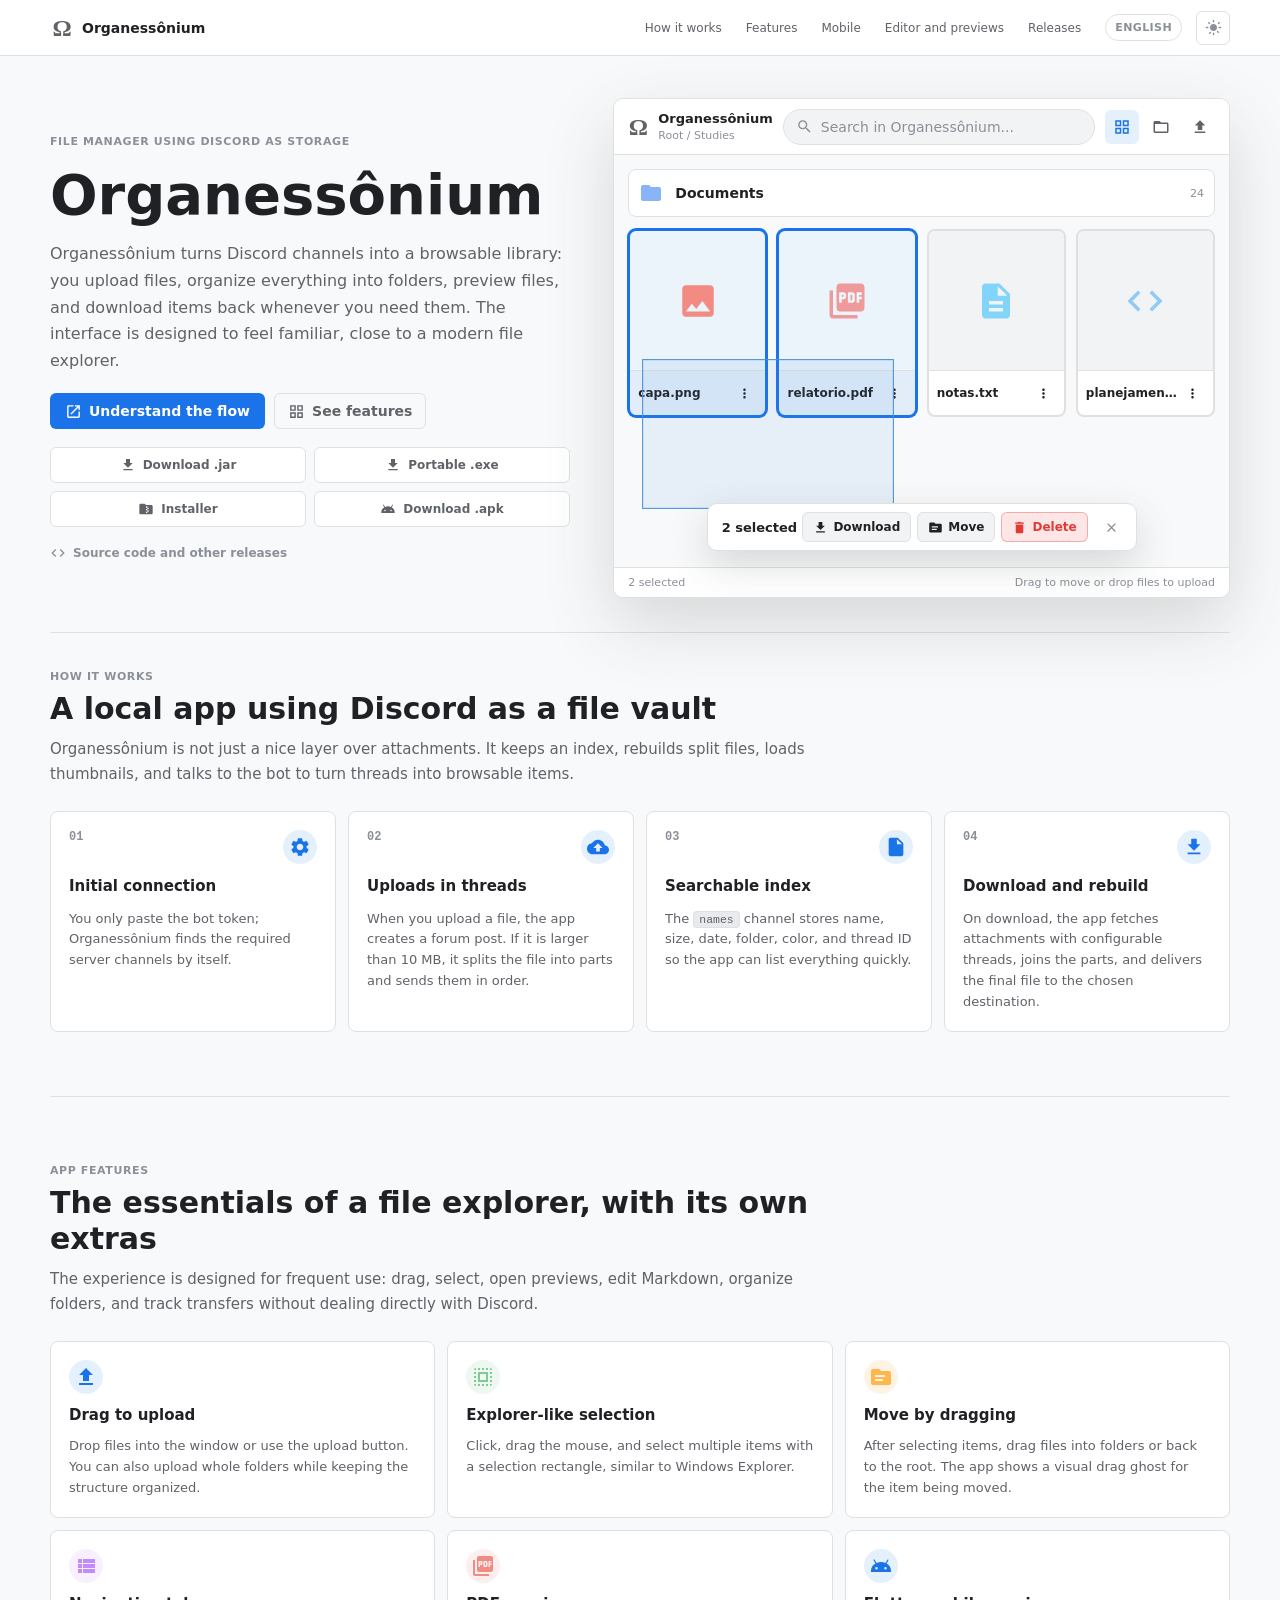
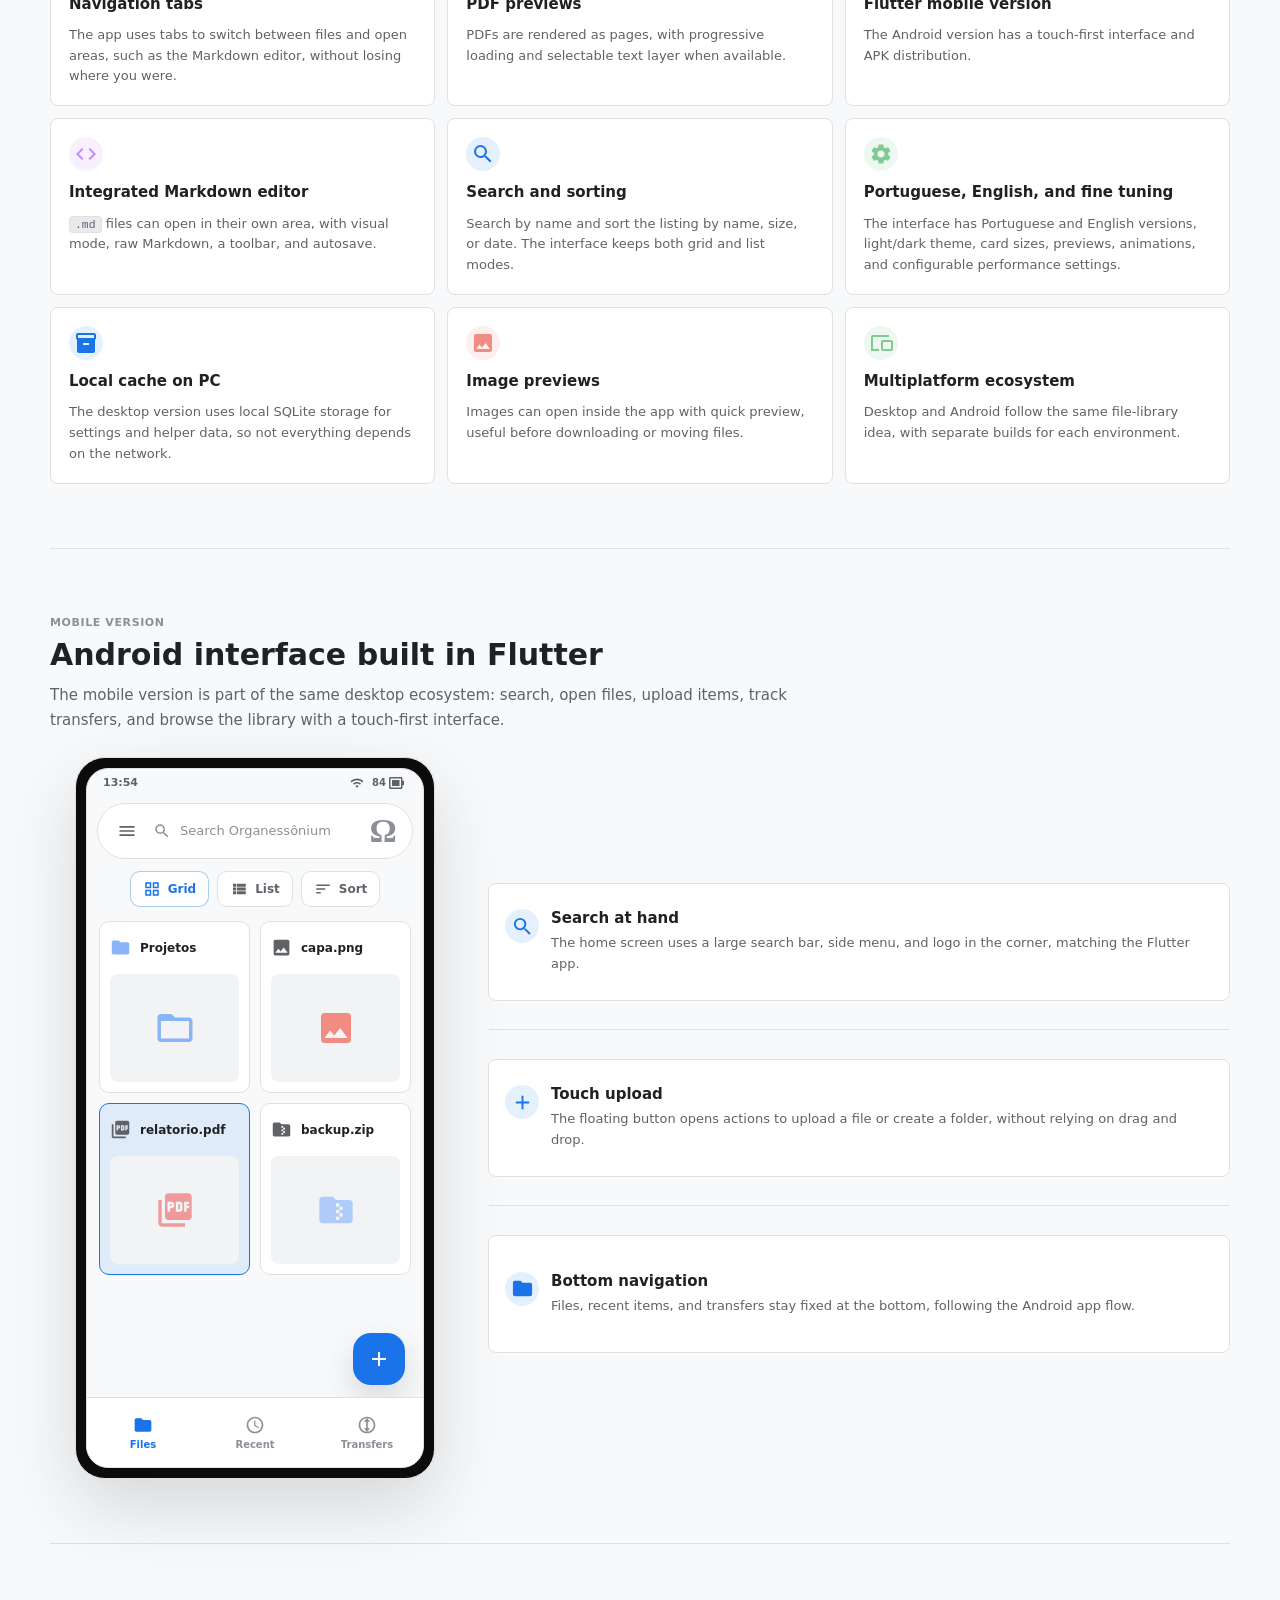
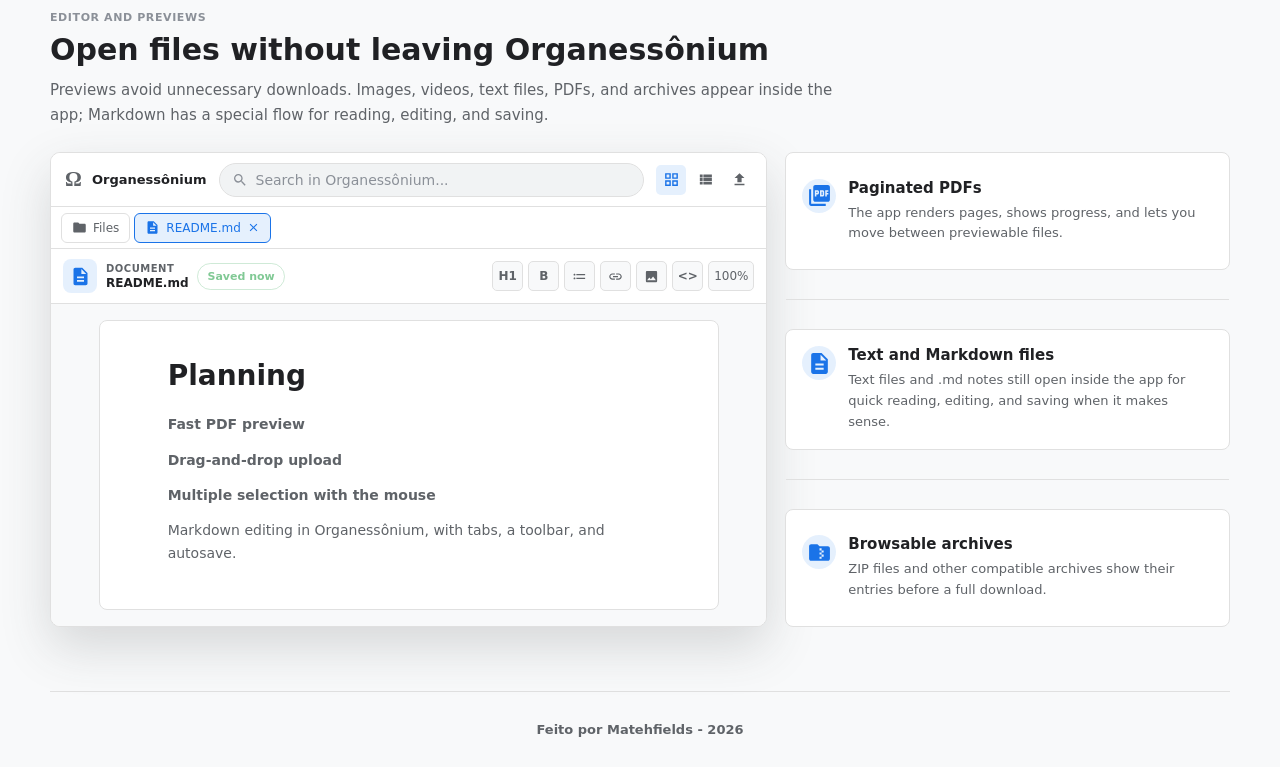
<file: index.html>
<!DOCTYPE html>
<html lang="pt-BR" data-theme="dark">
<head>
    <meta charset="UTF-8"/>
    <meta name="viewport" content="width=device-width, initial-scale=1"/>
    <title>Organessônium | Site oficial</title>
    <link rel="icon" type="image/png" href="images/logo.png"/>
    <link rel="stylesheet" href="css/style.css"/>
</head>
<body data-page="home">
<header class="site-topbar">
    <a class="site-brand" href="#inicio" aria-label="Organessônium">
        <span class="logo-omega">Ω</span>
        <span>Organessônium</span>
    </a>
    <nav class="site-nav" aria-label="Seções do site" data-i18n-attr="aria-label:navLabel">
        <a href="#funcionamento" data-i18n="navFlow">Funcionamento</a>
        <a href="#recursos" data-i18n="navFeatures">Recursos</a>
        <a href="#mobile" data-i18n="navMobile">Mobile</a>
        <a href="#editor" data-i18n="navEditor">Editor e prévias</a>
        <a href="releases.html" data-i18n="navReleases">Releases</a>
    </nav>
    <button id="language-toggle" class="language-toggle" type="button" aria-label="Alternar idioma">
        <span data-i18n="languageButton">Português</span>
    </button>
    <button id="theme-toggle" class="theme-toggle-button" type="button" aria-label="Alternar tema" title="Alternar tema">
        <span data-icon="dark_mode" data-size="17"></span>
    </button>
</header>

<main id="inicio">
    <section class="hero-section" aria-labelledby="hero-title">
        <div class="hero-copy">
            <span class="eyebrow" data-i18n="heroEyebrow">Gerenciador de arquivos com Discord como armazenamento</span>
            <h1 id="hero-title">Organessônium</h1>
            <p class="hero-lede" data-i18n="heroLead">
                O Organessônium transforma canais do Discord em uma biblioteca navegável: você envia arquivos,
                organiza tudo em pastas, pré-visualiza arquivos e baixa os itens de volta quando precisar.
                A interface foi feita para parecer familiar, próxima de um explorador de arquivos moderno.
            </p>
            <div class="hero-actions">
                <a class="btn-primary" href="#funcionamento">
                    <span data-icon="open_in_new" data-size="17"></span>
                    <span data-i18n="heroPrimary">Entender o fluxo</span>
                </a>
                <a class="btn-secondary" href="#recursos">
                    <span data-icon="grid_view" data-size="17"></span>
                    <span data-i18n="heroSecondary">Ver recursos</span>
                </a>
            </div>
            <div class="download-actions" aria-label="Downloads" data-i18n-attr="aria-label:downloadLabel">
                <a href="https://github.com/Matehfields/Organessonium/releases/latest/download/Organessonium.jar" download>
                    <span data-icon="download" data-size="16"></span>
                    <span data-i18n="downloadJar">Download .jar</span>
                </a>
                <a href="https://github.com/Matehfields/Organessonium/releases/latest/download/Organessonium.exe" download>
                    <span data-icon="download" data-size="16"></span>
                    <span data-i18n="downloadExe">.exe portátil</span>
                </a>
                <a href="https://github.com/Matehfields/Organessonium/releases/latest/download/Organessonium-installer.exe" download>
                    <span data-icon="folder_zip" data-size="16"></span>
                    <span data-i18n="downloadInstaller">Instalador</span>
                </a>
                <a href="https://github.com/Matehfields/Organessonium/releases/latest/download/Organessonium.apk" download>
                    <span data-icon="android" data-size="16"></span>
                    <span data-i18n="downloadApk">Download .apk</span>
                </a>
            </div>
            <a class="download-more-link" href="releases.html">
                <span data-icon="code" data-size="16"></span>
                <span data-i18n="releaseMoreLink">Código fonte e outros releases</span>
            </a>
        </div>

        <div class="site-product-shot" aria-label="Prévia simplificada da interface do Organessônium" data-i18n-attr="aria-label:mockLabel">
            <div class="site-mock-topbar">
                <div class="site-mock-brand">
                    <span class="logo-omega">Ω</span>
                    <div>
                        <strong>Organessônium</strong>
                        <span data-i18n="mockPath">Raiz / Estudos</span>
                    </div>
                </div>
                <div class="site-mock-search">
                    <span data-icon="search" data-size="17"></span>
                    <span data-i18n="mockSearch">Pesquisar em Organessônium...</span>
                </div>
                <div class="site-mock-actions">
                    <span data-icon="grid_view" data-size="18"></span>
                    <span data-icon="folder_open" data-size="18"></span>
                    <span data-icon="upload" data-size="18"></span>
                </div>
            </div>
            <div class="site-mock-body">
                <div class="site-folder-chip" style="--folder-color:#8AB4F8">
                    <span data-icon="folder" data-size="24"></span>
                    <span data-i18n="mockFolder">Documentos</span>
                    <small>24</small>
                </div>
                <div class="site-selection-box" aria-hidden="true"></div>
                <div class="site-file-grid">
                    <article class="site-file-tile site-selected">
                        <div class="site-tile-icon site-image-icon"><span data-icon="image" data-size="42"></span></div>
                        <footer><span>capa.png</span><span data-icon="more_vert" data-size="15"></span></footer>
                    </article>
                    <article class="site-file-tile site-selected">
                        <div class="site-tile-icon site-pdf-icon"><span data-icon="picture_as_pdf" data-size="42"></span></div>
                        <footer><span>relatorio.pdf</span><span data-icon="more_vert" data-size="15"></span></footer>
                    </article>
                    <article class="site-file-tile">
                        <div class="site-tile-icon site-doc-icon"><span data-icon="description" data-size="42"></span></div>
                        <footer><span>notas.txt</span><span data-icon="more_vert" data-size="15"></span></footer>
                    </article>
                    <article class="site-file-tile">
                        <div class="site-tile-icon site-code-icon"><span data-icon="code" data-size="42"></span></div>
                        <footer><span>planejamento.md</span><span data-icon="more_vert" data-size="15"></span></footer>
                    </article>
                </div>
                <div class="site-selection-bar" aria-label="Barra de seleção">
                    <span class="site-selection-count" data-i18n="mockSelected">2 selecionados</span>
                    <div class="site-selection-actions">
                        <button type="button"><span data-icon="download" data-size="15"></span><span data-i18n="mockDownload">Baixar</span></button>
                        <button type="button"><span data-icon="drive_file_move" data-size="15"></span><span data-i18n="mockMove">Mover</span></button>
                        <button class="site-danger" type="button"><span data-icon="delete" data-size="15"></span><span data-i18n="mockDelete">Apagar</span></button>
                    </div>
                    <button class="site-selection-close" type="button" aria-label="Limpar seleção" data-i18n-attr="aria-label:mockClear"><span data-icon="close" data-size="15"></span></button>
                </div>
            </div>
            <div class="site-mock-status">
                <span data-i18n="mockStatusLeft">2 selecionados</span>
                <span data-i18n="mockStatusRight">Arraste para mover ou solte arquivos para enviar</span>
            </div>
        </div>
    </section>

    <section id="funcionamento" class="content-band" aria-labelledby="flow-title">
        <div class="section-heading">
            <span class="eyebrow" data-i18n="flowEyebrow">Como funciona</span>
            <h2 id="flow-title" data-i18n="flowTitle">Um app local usando o Discord como cofre de arquivos</h2>
            <p data-i18n="flowLead">
                O Organessônium não é só uma tela bonita em cima de anexos. Ele mantém um índice, reconstrói
                arquivos divididos, carrega miniaturas e conversa com o bot para transformar threads em itens navegáveis.
            </p>
        </div>
        <div class="flow-grid">
            <article class="flow-step">
                <span class="step-number">01</span>
                <span class="step-icon" data-icon="settings" data-size="22"></span>
                <h3 data-i18n="flow1Title">Conexão inicial</h3>
                <p data-i18n="flow1Text">Você cola apenas o token do bot; o Organessônium encontra sozinho os canais necessários no servidor.</p>
            </article>
            <article class="flow-step">
                <span class="step-number">02</span>
                <span class="step-icon" data-icon="cloud_upload" data-size="22"></span>
                <h3 data-i18n="flow2Title">Upload em threads</h3>
                <p data-i18n="flow2Text">Ao enviar um arquivo, o app cria uma publicação no fórum. Se passar de 10 MB, ele divide em partes e envia em sequência.</p>
            </article>
            <article class="flow-step">
                <span class="step-number">03</span>
                <span class="step-icon" data-icon="insert_drive_file" data-size="22"></span>
                <h3 data-i18n="flow3Title">Índice pesquisável</h3>
                <p data-i18n-html="flow3Text">O canal <code>names</code> guarda nome, tamanho, data, pasta, cor e ID da thread para o app listar tudo rapidamente.</p>
            </article>
            <article class="flow-step">
                <span class="step-number">04</span>
                <span class="step-icon" data-icon="download" data-size="22"></span>
                <h3 data-i18n="flow4Title">Download e remontagem</h3>
                <p data-i18n="flow4Text">Na volta, o app baixa os anexos com threads configuráveis, junta as partes e entrega o arquivo final no destino escolhido.</p>
            </article>
        </div>
    </section>

    <section id="recursos" class="content-band" aria-labelledby="features-title">
        <div class="section-heading">
            <span class="eyebrow" data-i18n="featuresEyebrow">Recursos do app</span>
            <h2 id="features-title" data-i18n="featuresTitle">O essencial de um explorador de arquivos, com extras próprios</h2>
            <p data-i18n="featuresLead">
                A experiência foi pensada para uso frequente: arrastar, selecionar, abrir prévias, editar Markdown,
                organizar pastas e acompanhar transferências sem precisar lidar diretamente com o Discord.
            </p>
        </div>
        <div class="feature-grid">
            <article class="feature-card">
                <span class="feature-icon" data-icon="upload" data-size="24"></span>
                <h3 data-i18n="featureUploadTitle">Arraste para enviar</h3>
                <p data-i18n="featureUploadText">Solte arquivos na janela ou use o botão de upload. Também dá para enviar pastas inteiras e manter a estrutura organizada.</p>
            </article>
            <article class="feature-card">
                <span class="feature-icon green" data-icon="select_all" data-size="24"></span>
                <h3 data-i18n="featureSelectTitle">Seleção como no Explorer</h3>
                <p data-i18n="featureSelectText">Clique, arraste o mouse e marque vários itens com um retângulo de seleção, parecido com o Windows Explorer.</p>
            </article>
            <article class="feature-card">
                <span class="feature-icon amber" data-icon="drive_file_move" data-size="24"></span>
                <h3 data-i18n="featureMoveTitle">Mover por arrasto</h3>
                <p data-i18n="featureMoveText">Depois de selecionar, arraste arquivos para pastas ou para a raiz. O app mostra um fantasma visual do item sendo movido.</p>
            </article>
            <article class="feature-card">
                <span class="feature-icon purple" data-icon="view_list" data-size="24"></span>
                <h3 data-i18n="featureTabsTitle">Abas de navegação</h3>
                <p data-i18n="featureTabsText">O app usa abas para alternar entre arquivos e áreas abertas, como o editor Markdown, sem perder o ponto onde você estava.</p>
            </article>
            <article class="feature-card">
                <span class="feature-icon coral" data-icon="picture_as_pdf" data-size="24"></span>
                <h3 data-i18n="featurePdfTitle">Prévia de PDFs</h3>
                <p data-i18n="featurePdfText">PDFs são renderizados em páginas, com carregamento progressivo e camada de texto selecionável quando disponível.</p>
            </article>
            <article class="feature-card">
                <span class="feature-icon" data-icon="android" data-size="24"></span>
                <h3 data-i18n="featureMobileTitle">Versão mobile Flutter</h3>
                <p data-i18n="featureMobileText">A versão Android tem interface pensada para toque e distribuição por APK.</p>
            </article>
            <article class="feature-card">
                <span class="feature-icon purple" data-icon="code" data-size="24"></span>
                <h3 data-i18n="featureMarkdownTitle">Editor Markdown integrado</h3>
                <p data-i18n-html="featureMarkdownText">Arquivos <code>.md</code> podem ser abertos em uma área própria, com modo visual, Markdown puro, toolbar e salvamento automático.</p>
            </article>
            <article class="feature-card">
                <span class="feature-icon" data-icon="search" data-size="24"></span>
                <h3 data-i18n="featureSearchTitle">Busca e ordenação</h3>
                <p data-i18n="featureSearchText">Pesquise por nome e alterne a listagem por nome, tamanho ou data. A interface mantém modos de grade e lista.</p>
            </article>
            <article class="feature-card">
                <span class="feature-icon green" data-icon="settings" data-size="24"></span>
                <h3 data-i18n="featureLanguageTitle">Português, inglês e ajustes finos</h3>
                <p data-i18n="featureLanguageText">A interface tem versões em português e inglês, tema claro/escuro, tamanho de cards, prévias, animações e desempenho configuráveis.</p>
            </article>
            <article class="feature-card">
                <span class="feature-icon" data-icon="inventory_2" data-size="24"></span>
                <h3 data-i18n="featureCacheTitle">Cache local no PC</h3>
                <p data-i18n="featureCacheText">A versão desktop usa SQLite local para guardar configurações e dados auxiliares sem depender da rede para tudo.</p>
            </article>
            <article class="feature-card">
                <span class="feature-icon coral" data-icon="image" data-size="24"></span>
                <h3 data-i18n="featureImagePreviewTitle">Prévia de imagens</h3>
                <p data-i18n="featureImagePreviewText">Imagens podem ser abertas no app com visualização rápida, útil para conferir arquivos antes de baixar ou mover.</p>
            </article>
            <article class="feature-card">
                <span class="feature-icon green" data-icon="devices" data-size="24"></span>
                <h3 data-i18n="featureEcosystemTitle">Ecossistema multiplataforma</h3>
                <p data-i18n="featureEcosystemText">Desktop e Android seguem a mesma biblioteca de arquivos, com versões separadas para cada ambiente.</p>
            </article>
        </div>
    </section>

    <section id="mobile" class="content-band mobile-band" aria-labelledby="mobile-title">
        <div class="section-heading">
            <span class="eyebrow" data-i18n="mobileEyebrow">Versão mobile</span>
            <h2 id="mobile-title" data-i18n="mobileTitle">Interface Android feita em Flutter</h2>
            <p data-i18n="mobileLead">
                A versão mobile faz parte do mesmo ecossistema do desktop: buscar, abrir arquivos,
                enviar itens, acompanhar transferências e navegar pela biblioteca com interface própria para toque.
            </p>
        </div>

        <div class="site-mobile-layout">
            <div class="site-phone-shot" aria-label="Prévia da interface mobile do Organessônium" data-i18n-attr="aria-label:mobileMockLabel">
                <div class="site-phone-device">
                    <div class="site-phone-screen">
                        <div class="site-phone-status">
                            <span>13:54</span>
                            <span class="site-phone-system">
                                <span data-icon="wifi" data-size="14"></span>
                                <span class="site-phone-battery">
                                    <span>84</span>
                                    <span data-icon="battery_full" data-size="18"></span>
                                </span>
                            </span>
                        </div>
                        <div class="site-phone-searchbar">
                            <span class="site-phone-menu" data-icon="menu" data-size="20"></span>
                            <div>
                                <span data-icon="search" data-size="18"></span>
                                <span data-i18n="mobileSearch">Pesquisar no Organessônium</span>
                            </div>
                            <span class="logo-omega">Ω</span>
                        </div>
                        <div class="site-phone-controls" aria-label="Modos de visualizacao" data-i18n-attr="aria-label:mobileControlsLabel">
                            <button class="active" type="button">
                                <span data-icon="grid_view" data-size="18"></span>
                                <span data-i18n="mobileViewGrid">Grade</span>
                            </button>
                            <button type="button">
                                <span data-icon="view_list" data-size="18"></span>
                                <span data-i18n="mobileViewList">Lista</span>
                            </button>
                            <button type="button">
                                <span data-icon="sort" data-size="18"></span>
                                <span data-i18n="mobileSort">Ordenar</span>
                            </button>
                        </div>
                        <div class="site-phone-grid">
                            <article class="site-phone-card site-phone-folder">
                                <div class="site-phone-card-head">
                                    <span data-icon="folder" data-size="21"></span>
                                    <strong>Projetos</strong>
                                </div>
                                <div class="site-phone-thumb">
                                    <span data-icon="folder_open" data-size="42"></span>
                                </div>
                            </article>
                            <article class="site-phone-card">
                                <div class="site-phone-card-head">
                                    <span data-icon="image" data-size="21"></span>
                                    <strong>capa.png</strong>
                                </div>
                                <div class="site-phone-thumb image">
                                    <span data-icon="image" data-size="40"></span>
                                </div>
                            </article>
                            <article class="site-phone-card selected">
                                <div class="site-phone-card-head">
                                    <span data-icon="picture_as_pdf" data-size="21"></span>
                                    <strong>relatorio.pdf</strong>
                                </div>
                                <div class="site-phone-thumb pdf">
                                    <span data-icon="picture_as_pdf" data-size="40"></span>
                                </div>
                            </article>
                            <article class="site-phone-card">
                                <div class="site-phone-card-head">
                                    <span data-icon="folder_zip" data-size="21"></span>
                                    <strong>backup.zip</strong>
                                </div>
                                <div class="site-phone-thumb zip">
                                    <span data-icon="folder_zip" data-size="40"></span>
                                </div>
                            </article>
                        </div>
                        <div class="site-phone-fab" aria-hidden="true">
                            <span data-icon="add" data-size="24"></span>
                        </div>
                        <div class="site-phone-nav">
                            <span class="active"><span data-icon="folder" data-size="20"></span><small data-i18n="mobileNavFiles">Arquivos</small></span>
                            <span><span data-icon="schedule" data-size="20"></span><small data-i18n="mobileNavRecent">Recentes</small></span>
                            <span><span data-icon="swap_vert_circle" data-size="20"></span><small data-i18n="mobileNavTransfers">Transferências</small></span>
                        </div>
                    </div>
                </div>
            </div>
            <div class="site-mobile-notes">
                <article>
                    <span data-icon="search" data-size="23"></span>
                    <div>
                        <h3 data-i18n="mobileNoteSearchTitle">Busca na mão</h3>
                        <p data-i18n="mobileNoteSearchText">A tela inicial usa uma barra grande de pesquisa, menu lateral e logo no canto, como no app Flutter.</p>
                    </div>
                </article>
                <article>
                    <span data-icon="add" data-size="23"></span>
                    <div>
                        <h3 data-i18n="mobileNoteUploadTitle">Upload por toque</h3>
                        <p data-i18n="mobileNoteUploadText">O botão flutuante abre as ações de enviar arquivo ou criar pasta, sem depender de arrastar e soltar.</p>
                    </div>
                </article>
                <article>
                    <span data-icon="folder" data-size="23"></span>
                    <div>
                        <h3 data-i18n="mobileNoteNavTitle">Navegação inferior</h3>
                        <p data-i18n="mobileNoteNavText">Arquivos, recentes e transferências ficam fixos na parte de baixo, seguindo o fluxo do aplicativo Android.</p>
                    </div>
                </article>
            </div>
        </div>
    </section>

    <section id="editor" class="content-band editor-band" aria-labelledby="editor-title">
        <div class="section-heading">
            <span class="eyebrow" data-i18n="editorEyebrow">Editor e prévias</span>
            <h2 id="editor-title" data-i18n="editorTitle">Abrir arquivos sem sair do Organessônium</h2>
            <p data-i18n="editorLead">
                As prévias evitam downloads desnecessários. Imagens, vídeos, textos, PDFs e compactados aparecem no próprio app;
                Markdown ganhou um fluxo especial para leitura, edição e salvamento.
            </p>
        </div>
        <div class="site-editor-layout">
            <div class="site-editor-preview">
                <div class="site-editor-appbar">
                    <div class="site-editor-brand">
                        <span class="logo-omega">Ω</span>
                        <strong>Organessônium</strong>
                    </div>
                    <div class="site-editor-search">
                        <span data-icon="search" data-size="16"></span>
                        <span data-i18n="editorSearch">Pesquisar em Organessônium...</span>
                    </div>
                    <div class="site-editor-actions">
                        <span data-icon="grid_view" data-size="17"></span>
                        <span data-icon="view_list" data-size="17"></span>
                        <span data-icon="upload" data-size="17"></span>
                    </div>
                </div>
                <div class="site-editor-tabs">
                    <button type="button"><span data-icon="folder" data-size="15"></span><span data-i18n="editorTabFiles">Arquivos</span></button>
                    <button class="site-tab-active" type="button"><span data-icon="description" data-size="15"></span><span>README.md</span><span data-icon="close" data-size="13"></span></button>
                </div>
                <div class="site-editor-docbar">
                    <div class="site-editor-doc-meta">
                        <span class="site-editor-doc-icon" data-icon="description" data-size="21"></span>
                        <div>
                            <small data-i18n="editorDocumentLabel">Documento</small>
                            <strong>README.md</strong>
                        </div>
                        <span class="site-editor-save" data-i18n="editorSaved">Salvo agora</span>
                    </div>
                    <div class="site-editor-toolbar">
                        <button type="button" aria-label="Título" title="Título" data-i18n-attr="aria-label:editorTitleGroup,title:editorTitleGroup">H1</button>
                        <button type="button" aria-label="Negrito" title="Negrito" data-i18n-attr="aria-label:editorBold,title:editorBold">B</button>
                        <button type="button" aria-label="Lista" title="Lista" data-i18n-attr="aria-label:editorList,title:editorList">
                            <span data-icon="format_list_bulleted" data-size="15"></span>
                        </button>
                        <button type="button" aria-label="Link" title="Link">
                            <span data-icon="link" data-size="15"></span>
                        </button>
                        <button type="button" aria-label="Imagem" title="Imagem" data-i18n-attr="aria-label:editorImage,title:editorImage">
                            <span data-icon="image" data-size="15"></span>
                        </button>
                        <button type="button" aria-label="Código" title="Código" data-i18n-attr="aria-label:editorCode,title:editorCode">&lt;&gt;</button>
                        <span class="site-editor-zoom">100%</span>
                    </div>
                </div>
                <div class="site-editor-workspace">
                    <article class="site-markdown-page">
                        <h3 data-i18n="markdownSampleTitle">Organessônium - WIP</h3>
                        <p><strong data-i18n="markdownSampleItem1">Prévia rápida de PDF</strong></p>
                        <p><strong data-i18n="markdownSampleItem2">Upload por arrastar e soltar</strong></p>
                        <p><strong data-i18n="markdownSampleItem3">Seleção múltipla com o mouse</strong></p>
                        <p data-i18n="markdownSampleBody">Editor de Markdown no Organessônium, com abas, toolbar e salvamento automático.</p>
                    </article>
                </div>
            </div>
            <div class="site-preview-list">
                <article>
                    <span data-icon="picture_as_pdf" data-size="25"></span>
                    <div>
                        <h3 data-i18n="previewPdfTitle">PDFs paginados</h3>
                        <p data-i18n="previewPdfText">O app renderiza páginas, mostra progresso e permite alternar entre arquivos pré-visualizáveis.</p>
                    </div>
                </article>
                <article>
                    <span data-icon="description" data-size="25"></span>
                    <div>
                        <h3 data-i18n="previewTextTitle">Textos e Markdown</h3>
                        <p data-i18n="previewTextText">Arquivos de texto e .md continuam abrindo no app para leitura rápida, edição e salvamento quando fizer sentido.</p>
                    </div>
                </article>
                <article>
                    <span data-icon="folder_zip" data-size="25"></span>
                    <div>
                        <h3 data-i18n="previewArchiveTitle">Compactados listáveis</h3>
                        <p data-i18n="previewArchiveText">Arquivos ZIP e outros compactados compatíveis mostram uma lista de entradas antes do download completo.</p>
                    </div>
                </article>
            </div>
        </div>
    </section>
</main>

<footer class="site-footer">
    <span>Feito por Matehfields - 2026</span>
</footer>

<script src="js/icons.js"></script>
<script src="js/script.js"></script>
</body>
</html>
</file>
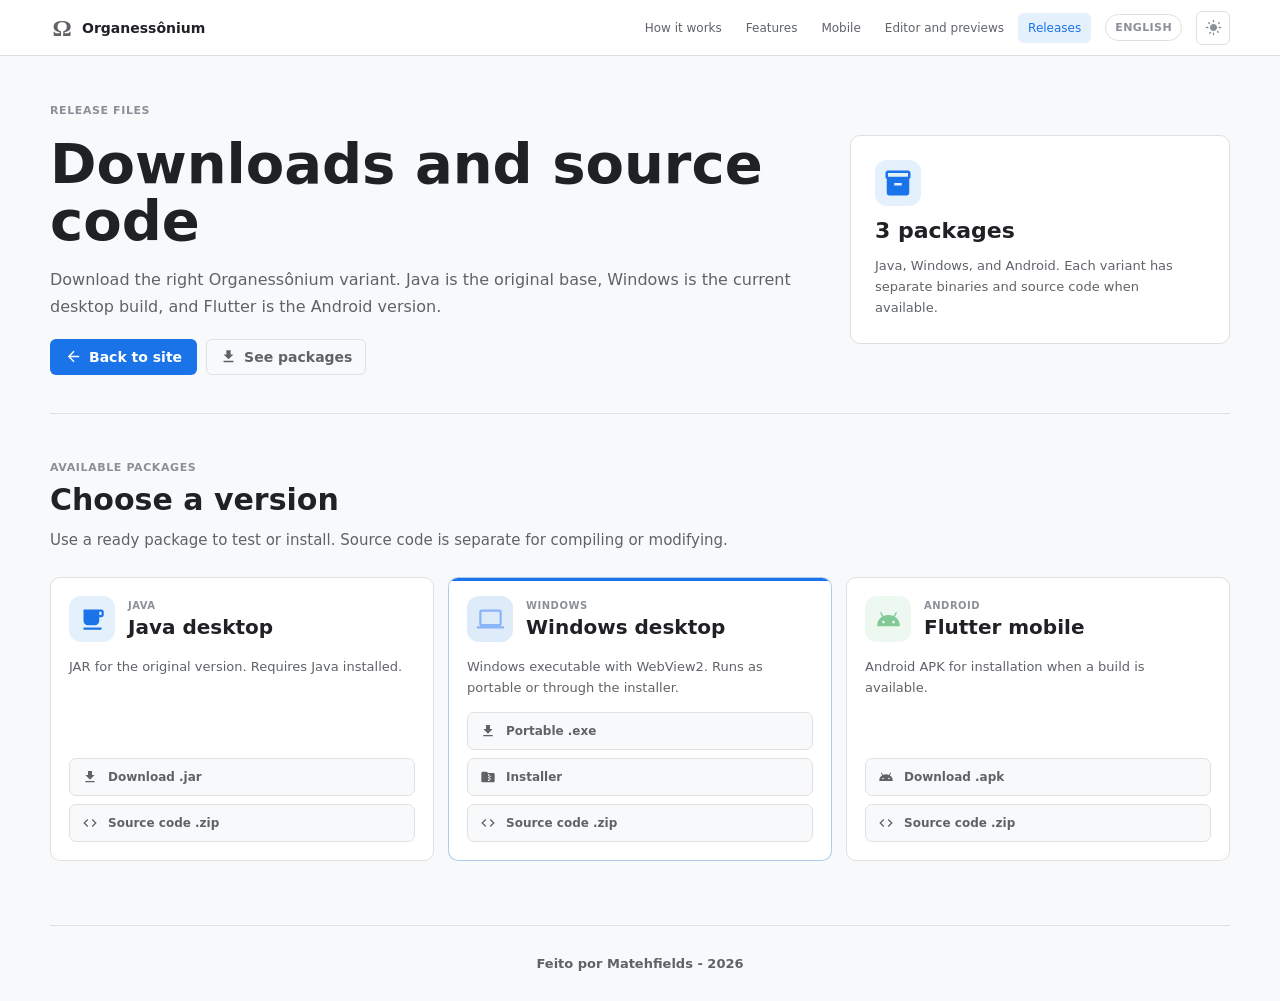
<file: releases.html>
<!DOCTYPE html>
<html lang="pt-BR" data-theme="dark">
<head>
    <meta charset="UTF-8"/>
    <meta name="viewport" content="width=device-width, initial-scale=1"/>
    <title>Organessônium | Releases</title>
    <link rel="icon" type="image/png" href="images/logo.png"/>
    <link rel="stylesheet" href="css/style.css"/>
</head>
<body data-page="releases">
<header class="site-topbar">
    <a class="site-brand" href="index.html#inicio" aria-label="Organessônium">
        <span class="logo-omega">Ω</span>
        <span>Organessônium</span>
    </a>
    <nav class="site-nav" aria-label="Seções do site" data-i18n-attr="aria-label:navLabel">
        <a href="index.html#funcionamento" data-i18n="navFlow">Funcionamento</a>
        <a href="index.html#recursos" data-i18n="navFeatures">Recursos</a>
        <a href="index.html#mobile" data-i18n="navMobile">Mobile</a>
        <a href="index.html#editor" data-i18n="navEditor">Editor e prévias</a>
        <a class="active" href="releases.html" data-i18n="navReleases">Releases</a>
    </nav>
    <button id="language-toggle" class="language-toggle" type="button" aria-label="Alternar idioma">
        <span data-i18n="languageButton">Português</span>
    </button>
    <button id="theme-toggle" class="theme-toggle-button" type="button" aria-label="Alternar tema" title="Alternar tema">
        <span data-icon="dark_mode" data-size="17"></span>
    </button>
</header>

<main>
    <section class="release-hero" aria-labelledby="release-title">
        <div class="release-hero-copy">
            <span class="eyebrow" data-i18n="releasesEyebrow">Arquivos de release</span>
            <h1 id="release-title" data-i18n="releasesTitle">Downloads e código fonte</h1>
            <p data-i18n="releasesLead">
                Baixe a variante certa do Organessônium. Java é a base original, Windows é a versão desktop atual e Flutter é a versão Android.
            </p>
            <div class="hero-actions">
                <a class="btn-primary" href="index.html#inicio">
                    <span data-icon="arrow_back" data-size="17"></span>
                    <span data-i18n="backToHome">Voltar ao site</span>
                </a>
                <a class="btn-secondary" href="#release-grid">
                    <span data-icon="download" data-size="17"></span>
                    <span data-i18n="seePackages">Ver pacotes</span>
                </a>
            </div>
        </div>
        <div class="release-summary-card">
            <span class="release-summary-icon" data-icon="inventory_2" data-size="30"></span>
            <strong data-i18n="releaseSummaryTitle">3 pacotes</strong>
            <p data-i18n="releaseSummaryText">Java, Windows e Android. Cada variante tem binário e código fonte separados quando disponível.</p>
        </div>
    </section>

    <section id="release-grid" class="content-band release-band" aria-labelledby="release-grid-title">
        <div class="section-heading">
            <span class="eyebrow" data-i18n="releaseGridEyebrow">Pacotes disponíveis</span>
            <h2 id="release-grid-title" data-i18n="releaseGridTitle">Escolha a versão</h2>
            <p data-i18n="releaseGridLead">Use o pacote pronto para testar ou instalar. O código fonte fica separado para quem quer compilar ou modificar.</p>
        </div>

        <div class="release-grid">
            <article class="release-card">
                <div class="release-card-head">
                    <span class="release-card-icon" data-icon="coffee" data-size="27"></span>
                    <div>
                        <span class="release-tag" data-i18n="releaseJavaTag">Java</span>
                        <h3 data-i18n="releaseJavaTitle">Desktop Java</h3>
                    </div>
                </div>
                <p data-i18n="releaseJavaText">JAR da versão original. Requer Java instalado.</p>
                <div class="release-download-list" aria-label="Downloads Java" data-i18n-attr="aria-label:releaseJavaDownloads">
                    <a href="https://github.com/Matehfields/Organessonium/releases/latest/download/Organessonium.jar" download>
                        <span data-icon="download" data-size="16"></span>
                        <span data-i18n="downloadJar">Download .jar</span>
                    </a>
                    <a href="https://github.com/Matehfields/Organessonium/releases/latest/download/Organessonium-java-source.zip" download>
                        <span data-icon="code" data-size="16"></span>
                        <span data-i18n="downloadSource">Código fonte .zip</span>
                    </a>
                </div>
            </article>

            <article class="release-card featured">
                <div class="release-card-head">
                    <span class="release-card-icon blue" data-icon="desktop_windows" data-size="27"></span>
                    <div>
                        <span class="release-tag" data-i18n="releaseCsharpTag">Windows</span>
                        <h3 data-i18n="releaseCsharpTitle">Desktop Windows</h3>
                    </div>
                </div>
                <p data-i18n="releaseCsharpText">Executável para Windows com WebView2. Pode rodar portátil ou via instalador.</p>
                <div class="release-download-list" aria-label="Downloads C# e WebView2" data-i18n-attr="aria-label:releaseCsharpDownloads">
                    <a href="https://github.com/Matehfields/Organessonium/releases/latest/download/Organessonium.exe" download>
                        <span data-icon="download" data-size="16"></span>
                        <span data-i18n="downloadExe">.exe portátil</span>
                    </a>
                    <a href="https://github.com/Matehfields/Organessonium/releases/latest/download/Organessonium-installer.exe" download>
                        <span data-icon="folder_zip" data-size="16"></span>
                        <span data-i18n="downloadInstaller">Instalador</span>
                    </a>
                    <a href="https://github.com/Matehfields/Organessonium/releases/latest/download/Organessonium-windows-source.zip" download>
                        <span data-icon="code" data-size="16"></span>
                        <span data-i18n="downloadSource">Código fonte .zip</span>
                    </a>
                </div>
            </article>

            <article class="release-card">
                <div class="release-card-head">
                    <span class="release-card-icon green" data-icon="android" data-size="27"></span>
                    <div>
                        <span class="release-tag" data-i18n="releaseFlutterTag">Android</span>
                        <h3 data-i18n="releaseFlutterTitle">Mobile Flutter</h3>
                    </div>
                </div>
                <p data-i18n="releaseFlutterText">APK Android para instalação quando houver build disponível.</p>
                <div class="release-download-list" aria-label="Downloads Flutter" data-i18n-attr="aria-label:releaseFlutterDownloads">
                    <a href="https://github.com/Matehfields/Organessonium/releases/latest/download/Organessonium.apk" download>
                        <span data-icon="android" data-size="16"></span>
                        <span data-i18n="downloadApk">Download .apk</span>
                    </a>
                    <a href="https://github.com/Matehfields/Organessonium/releases/latest/download/Organessonium-android-source.zip" download>
                        <span data-icon="code" data-size="16"></span>
                        <span data-i18n="downloadSource">Código fonte .zip</span>
                    </a>
                </div>
            </article>
        </div>
    </section>
</main>

<footer class="site-footer">
    <span>Feito por Matehfields - 2026</span>
</footer>

<script src="js/icons.js"></script>
<script src="js/script.js"></script>
</body>
</html>
</file>
<file: css/style.css>
*,*::before,*::after{box-sizing:border-box;margin:0;padding:0;}

:root{
    --bg:#0D0D0D;
    --surface:#1a1a1a;
    --surface2:#222;
    --surface3:#2a2a2a;
    --border:#2a2a2a;
    --border-hover:#444;
    --text-primary:#F2F2F2;
    --text-secondary:#A6A6A6;
    --text-muted:#595959;
    --accent:#4A90D9;
    --accent-dim:rgba(74,144,217,.18);
    --card-bg:#1a1a1a;
    --thumb-bg:#161616;
    --topbar-bg:#111;
    --shadow:rgba(0,0,0,.46);
    --max-width:1180px;
}

[data-theme="light"]{
    --bg:#f8f9fa;
    --surface:#fff;
    --surface2:#f1f3f4;
    --surface3:#e8eaed;
    --border:#e0e0e0;
    --border-hover:#bbb;
    --text-primary:#202124;
    --text-secondary:#5f6368;
    --text-muted:#8b9098;
    --accent:#1a73e8;
    --accent-dim:rgba(26,115,232,.11);
    --card-bg:#fff;
    --thumb-bg:#f1f3f4;
    --topbar-bg:#fff;
    --shadow:rgba(60,64,67,.18);
}

html{
    display:block;
    scroll-behavior:smooth;
    background:var(--bg);
    overflow-x:hidden;
}
body{
    display:block;
    min-height:100vh;
    background:var(--bg);
    color:var(--text-primary);
    font-family:'Segoe UI',system-ui,sans-serif;
    font-size:14px;
    -webkit-font-smoothing:antialiased;
    overflow-x:hidden;
    overflow-y:auto;
    user-select:auto;
}
[hidden]{display:none!important;}
button,a{font:inherit;}
a{color:inherit;text-decoration:none;}
code{
    background:var(--surface3);
    border:1px solid var(--border);
    border-radius:4px;
    color:var(--text-secondary);
    font-family:'Cascadia Code','Consolas',monospace;
    font-size:.88em;
    padding:1px 5px;
}
.svg-icon{display:block;flex-shrink:0;}

.site-topbar{
    position:sticky;
    top:0;
    z-index:20;
    min-height:56px;
    display:flex;
    align-items:center;
    gap:14px;
    padding:0 max(16px,calc((100vw - var(--max-width))/2));
    background:var(--topbar-bg);
    border-bottom:1px solid var(--border);
}
.site-brand{
    display:flex;
    align-items:center;
    gap:8px;
    min-width:0;
    font-weight:800;
    white-space:nowrap;
}
.logo-omega{
    width:24px;
    min-width:24px;
    display:inline-flex;
    align-items:center;
    justify-content:center;
    color:var(--text-secondary);
    font-family:Georgia,'Times New Roman',serif;
    font-size:24px;
    font-weight:900;
    line-height:1;
}
.site-nav{
    display:flex;
    align-items:center;
    gap:4px;
    margin-left:auto;
}
.site-nav a{
    border-radius:6px;
    color:var(--text-secondary);
    font-size:12px;
    padding:8px 10px;
    transition:background .15s,color .15s;
}
.site-nav a:hover{background:var(--surface2);color:var(--text-primary);}
.site-nav a.active{
    background:var(--accent-dim);
    color:var(--accent);
}
.language-toggle{
    border:1px solid var(--border);
    border-radius:999px;
    background:transparent;
    color:var(--text-muted);
    cursor:pointer;
    font-size:11px;
    font-weight:700;
    letter-spacing:.4px;
    padding:6px 9px;
    text-transform:uppercase;
    white-space:nowrap;
    transition:background .15s,color .15s,border-color .15s;
}
.language-toggle:hover{background:var(--surface2);border-color:var(--border-hover);color:var(--text-secondary);}
.theme-toggle-button{
    width:34px;
    height:34px;
    display:flex;
    align-items:center;
    justify-content:center;
    border:1px solid var(--border);
    border-radius:6px;
    background:transparent;
    color:var(--text-muted);
    cursor:pointer;
    transition:background .15s,color .15s;
}
.theme-toggle-button:hover{background:var(--surface2);color:var(--text-secondary);}
[data-theme="dark"] .theme-toggle-button{background:var(--accent-dim);color:var(--accent);border-color:rgba(74,144,217,.35);}
[data-theme="light"] .theme-toggle-button{background:transparent;color:var(--text-muted);}

.hero-section{
    width:min(var(--max-width),calc(100% - 32px));
    /*min-height:calc(100vh - 126px);*/
    margin:0 auto;
    padding:42px 0 34px;
    display:grid;
    grid-template-columns:minmax(0,.92fr) minmax(420px,1.08fr);
    gap:38px;
    align-items:center;
}
.hero-copy{
    display:flex;
    flex-direction:column;
    align-items:flex-start;
    gap:18px;
}
.eyebrow{
    color:var(--text-muted);
    font-size:11px;
    font-weight:800;
    letter-spacing:.6px;
    text-transform:uppercase;
}
h1{
    font-size:56px;
    font-weight:850;
    line-height:1.02;
    letter-spacing:0;
}
.hero-lede{
    max-width:640px;
    color:var(--text-secondary);
    font-size:16px;
    line-height:1.68;
}
.hero-actions{
    display:flex;
    flex-wrap:wrap;
    gap:9px;
}
.download-actions{
    display:grid;
    grid-template-columns:repeat(2,minmax(0,1fr));
    gap:8px;
    width:min(520px,100%);
}
.download-actions a{
    min-height:36px;
    display:flex;
    align-items:center;
    justify-content:center;
    gap:7px;
    border:1px solid var(--border);
    border-radius:6px;
    background:var(--surface);
    color:var(--text-secondary);
    font-size:12px;
    font-weight:700;
    padding:0 11px;
    transition:background .15s,border-color .15s,color .15s;
}
.download-actions a:hover{
    background:var(--surface2);
    border-color:var(--border-hover);
    color:var(--text-primary);
}
.download-more-link{
    display:inline-flex;
    align-items:center;
    gap:7px;
    color:var(--text-muted);
    font-size:12px;
    font-weight:700;
    transition:color .15s;
}
.download-more-link:hover{color:var(--accent);}
.btn-primary,.btn-secondary{
    min-height:36px;
    display:inline-flex;
    align-items:center;
    justify-content:center;
    gap:7px;
    border-radius:6px;
    cursor:pointer;
    font-weight:700;
}
.btn-primary{
    border:0;
    background:var(--accent);
    color:#fff;
    padding:0 15px;
}
.btn-primary:hover{filter:brightness(1.12);}
.btn-secondary{
    border:1px solid var(--border);
    background:transparent;
    color:var(--text-secondary);
    padding:0 13px;
}
.btn-secondary:hover{background:var(--surface2);border-color:var(--border-hover);color:var(--text-primary);}

.site-product-shot,
.site-product-shot *,
.site-editor-preview,
.site-editor-preview *,
.site-preview-list,
.site-preview-list *,
.site-phone-shot,
.site-phone-shot *{
    box-sizing:border-box;
}
.site-product-shot :where(article,div,span,small,strong,footer,button),
.site-editor-preview :where(article,div,span,small,strong,button,h3,p),
.site-preview-list :where(article,div,span,h3,p){
    font-family:'Segoe UI',system-ui,sans-serif;
    letter-spacing:0;
}
.site-product-shot .logo-omega,
.site-editor-preview .logo-omega,
.site-phone-shot .logo-omega{
    font-family:Georgia,'Times New Roman',serif;
    font-weight:900;
    line-height:1;
}
/* Site-only app mockup. Keep these classes prefixed so the public site does not depend on app CSS. */
.site-product-shot{
    position:relative;
    min-height:500px;
    border:1px solid var(--border);
    border-radius:10px;
    background:var(--bg);
    box-shadow:0 26px 68px var(--shadow);
    overflow:hidden;
}
.site-mock-topbar{
    height:56px;
    display:grid;
    grid-template-columns:auto minmax(180px,1fr) auto;
    gap:10px;
    align-items:center;
    background:var(--topbar-bg);
    border-bottom:1px solid var(--border);
    padding:0 12px;
}
.site-mock-brand{
    display:flex;
    align-items:center;
    gap:8px;
    min-width:0;
}
.site-mock-brand div{min-width:0;display:flex;flex-direction:column;gap:2px;}
.site-mock-brand strong{font-size:13px;line-height:1.2;overflow:hidden;text-overflow:ellipsis;white-space:nowrap;}
.site-mock-brand span:not(.logo-omega){color:var(--text-muted);font-size:11px;overflow:hidden;text-overflow:ellipsis;white-space:nowrap;}
.site-mock-search{
    min-width:0;
    height:36px;
    display:flex;
    align-items:center;
    gap:8px;
    border:1px solid var(--border);
    border-radius:24px;
    background:var(--surface2);
    color:var(--text-muted);
    padding:0 12px;
}
.site-mock-search span:last-child{overflow:hidden;text-overflow:ellipsis;white-space:nowrap;}
.site-mock-actions{display:flex;align-items:center;gap:5px;color:var(--text-secondary);}
.site-mock-actions > span{
    width:34px;
    height:34px;
    display:flex;
    align-items:center;
    justify-content:center;
    border-radius:6px;
}
.site-mock-actions > span:nth-child(1){background:var(--accent-dim);color:var(--accent);}
.site-mock-body{
    position:relative;
    min-height:414px;
    padding:14px 14px 104px;
}
.site-folder-chip{
    height:48px;
    display:grid;
    grid-template-columns:28px minmax(0,1fr) auto;
    align-items:center;
    gap:8px;
    border:1px solid var(--border);
    border-radius:8px;
    background:var(--card-bg);
    padding:0 10px;
    margin-bottom:12px;
}
.site-folder-chip svg{color:var(--folder-color);}
.site-folder-chip span:nth-child(2){font-weight:700;overflow:hidden;text-overflow:ellipsis;white-space:nowrap;}
.site-folder-chip small{color:var(--text-muted);font-size:11px;}
.site-file-grid{
    position:relative;
    z-index:1;
    display:grid;
    grid-template-columns:repeat(4,minmax(0,1fr));
    gap:10px;
}
.site-file-tile{
    min-width:0;
    height:188px;
    display:flex;
    flex-direction:column;
    border:2px solid var(--border);
    border-radius:8px;
    background:var(--card-bg);
    overflow:hidden;
}
.site-file-tile.site-selected{
    border-color:var(--accent);
    background:var(--card-bg);
    box-shadow:0 0 0 1px var(--accent);
}
.site-file-tile.site-selected .site-tile-icon{background:rgba(74,144,217,.10);}
.site-file-tile.site-selected footer{background:rgba(74,144,217,.16);}
.site-tile-icon{
    flex:1;
    display:flex;
    align-items:center;
    justify-content:center;
    background:var(--thumb-bg);
    border-bottom:1px solid var(--border);
}
.site-image-icon{color:#F28B82;}
.site-pdf-icon{color:#EF9A9A;}
.site-doc-icon{color:#81D4FA;}
.site-code-icon{color:#90CAF9;}
.site-file-tile footer{
    height:44px;
    min-height:44px;
    display:grid;
    grid-template-columns:minmax(0,1fr) 20px;
    align-items:center;
    gap:6px;
    padding:0 8px;
}
.site-file-tile footer span:first-child{
    min-width:0;
    overflow:hidden;
    text-overflow:ellipsis;
    white-space:nowrap;
    font-size:12px;
    font-weight:600;
}
.site-selection-box{
    position:absolute;
    z-index:2;
    left:28px;
    top:204px;
    width:252px;
    height:150px;
    border:1px solid rgba(74,144,217,.9);
    background:rgba(74,144,217,.10);
    box-shadow:0 0 0 1px rgba(74,144,217,.16) inset;
    pointer-events:none;
}
.site-selection-bar{
    position:absolute;
    left:50%;
    bottom:18px;
    transform:translateX(-50%);
    z-index:4;
    width:min(430px,calc(100% - 28px));
    min-height:48px;
    display:grid;
    grid-template-columns:minmax(0,1fr) auto 28px;
    align-items:center;
    gap:10px;
    border:1px solid var(--border);
    border-radius:10px;
    background:var(--surface);
    box-shadow:0 14px 38px var(--shadow);
    padding:8px 10px 8px 14px;
}
.site-selection-count{
    min-width:0;
    color:var(--text-primary);
    font-size:13px;
    font-weight:700;
    white-space:nowrap;
}
.site-selection-actions{
    display:flex;
    align-items:center;
    gap:6px;
}
.site-selection-actions button{
    height:30px;
    display:flex;
    align-items:center;
    justify-content:center;
    gap:5px;
    border:1px solid var(--border);
    border-radius:6px;
    background:var(--surface2);
    color:var(--text-primary);
    cursor:default;
    font-size:12px;
    font-weight:600;
    padding:0 10px;
}
.site-selection-actions .site-danger{color:#e53935;background:rgba(229,57,53,.12);border-color:rgba(229,57,53,.34);}
.site-selection-close{
    width:28px;
    height:28px;
    display:flex;
    align-items:center;
    justify-content:center;
    border:0;
    border-radius:50%;
    background:transparent;
    color:var(--text-muted);
    cursor:default;
}
.site-mock-status{
    position:absolute;
    left:0;
    right:0;
    bottom:0;
    height:30px;
    display:flex;
    align-items:center;
    justify-content:space-between;
    gap:12px;
    padding:0 14px;
    background:var(--topbar-bg);
    border-top:1px solid var(--border);
    color:var(--text-muted);
    font-size:11px;
}

.content-band{
    width:min(var(--max-width),calc(100% - 32px));
    margin:0 auto;
    padding:64px 0;
    border-top:1px solid var(--border);
}
.hero-section + .content-band{padding-top:34px;}
.section-heading{
    max-width:790px;
    margin-bottom:24px;
}
.section-heading h2{
    font-size:30px;
    font-weight:800;
    line-height:1.2;
    letter-spacing:0;
    margin:8px 0 10px;
}
.section-heading p{
    color:var(--text-secondary);
    font-size:15px;
    line-height:1.68;
}
.flow-grid{
    display:grid;
    grid-template-columns:repeat(4,minmax(0,1fr));
    gap:12px;
}
.flow-step,.feature-card{
    min-width:0;
    border:1px solid var(--border);
    border-radius:8px;
    background:var(--surface);
    padding:18px;
}
.flow-step{
    display:grid;
    grid-template-columns:minmax(0,1fr) 34px;
    gap:12px;
    align-content:start;
}
.step-number{
    color:var(--text-muted);
    font-family:'Cascadia Code','Consolas',monospace;
    font-size:12px;
    font-weight:800;
}
.step-icon,.feature-icon{
    width:34px;
    height:34px;
    display:flex;
    align-items:center;
    justify-content:center;
    border-radius:50%;
    background:var(--accent-dim);
    color:var(--accent);
}
.feature-icon.green{background:rgba(129,201,149,.14);color:#81C995;}
.feature-icon.amber{background:rgba(255,183,77,.15);color:#FFB74D;}
.feature-icon.coral{background:rgba(242,139,130,.14);color:#F28B82;}
.feature-icon.purple{background:rgba(197,138,249,.13);color:#C58AF9;}
.flow-step h3,.feature-card h3{
    color:var(--text-primary);
    font-size:15px;
    line-height:1.35;
}
.flow-step h3,.flow-step p{grid-column:1 / -1;}
.flow-step p,.feature-card p{
    color:var(--text-secondary);
    font-size:13px;
    line-height:1.6;
}
.feature-grid{
    display:grid;
    grid-template-columns:repeat(3,minmax(0,1fr));
    gap:12px;
}
.feature-card{
    display:flex;
    flex-direction:column;
    gap:11px;
}

.site-editor-layout{
    display:grid;
    grid-template-columns:minmax(420px,1fr) minmax(300px,.62fr);
    gap:18px;
    align-items:stretch;
}
.site-editor-preview{
    border:1px solid var(--border);
    border-radius:10px;
    background:var(--surface);
    box-shadow:0 20px 50px var(--shadow);
    overflow:hidden;
    min-height:438px;
    display:flex;
    flex-direction:column;
}
.site-editor-appbar{
    height:54px;
    display:grid;
    grid-template-columns:auto minmax(180px,1fr) auto;
    align-items:center;
    gap:12px;
    padding:0 12px;
    background:var(--topbar-bg);
    border-bottom:1px solid var(--border);
}
.site-editor-brand{
    display:flex;
    align-items:center;
    gap:8px;
    font-size:13px;
    font-weight:800;
}
.site-editor-brand .logo-omega{width:21px;min-width:21px;font-size:21px;}
.site-editor-search{
    min-width:0;
    height:34px;
    display:flex;
    align-items:center;
    gap:8px;
    border:1px solid var(--border);
    border-radius:22px;
    background:var(--surface2);
    color:var(--text-muted);
    padding:0 12px;
}
.site-editor-search span:last-child{overflow:hidden;text-overflow:ellipsis;white-space:nowrap;}
.site-editor-actions{
    display:flex;
    align-items:center;
    gap:4px;
    color:var(--text-secondary);
}
.site-editor-actions span{
    width:30px;
    height:30px;
    display:flex;
    align-items:center;
    justify-content:center;
    border-radius:5px;
}
.site-editor-actions span:first-child{background:var(--accent-dim);color:var(--accent);}
.site-editor-tabs{
    height:42px;
    display:flex;
    align-items:center;
    gap:4px;
    padding:0 10px;
    border-bottom:1px solid var(--border);
    background:var(--topbar-bg);
}
.site-editor-tabs button{
    height:30px;
    display:flex;
    align-items:center;
    gap:6px;
    border:1px solid var(--border);
    border-radius:6px;
    background:transparent;
    color:var(--text-secondary);
    padding:0 10px;
    cursor:default;
    font-size:12px;
}
.site-editor-tabs button.site-tab-active{border-color:var(--accent);background:var(--accent-dim);color:var(--accent);}
.site-editor-docbar{
    display:grid;
    grid-template-columns:minmax(0,1fr) auto;
    align-items:center;
    gap:12px;
    padding:10px 12px;
    border-bottom:1px solid var(--border);
    background:var(--surface);
}
.site-editor-doc-meta{
    min-width:0;
    display:flex;
    align-items:center;
    gap:9px;
}
.site-editor-doc-icon{
    width:34px;
    height:34px;
    display:flex;
    align-items:center;
    justify-content:center;
    border-radius:8px;
    background:var(--accent-dim);
    color:var(--accent);
}
.site-editor-doc-meta div{
    min-width:0;
    display:flex;
    flex-direction:column;
    gap:2px;
}
.site-editor-doc-meta small{
    color:var(--text-secondary);
    font-size:10px;
    font-weight:800;
    letter-spacing:.5px;
    text-transform:uppercase;
}
.site-editor-doc-meta strong{
    max-width:88px;
    overflow:hidden;
    text-overflow:ellipsis;
    white-space:nowrap;
    font-size:12px;
}
.site-editor-save{
    border:1px solid rgba(129,201,149,.38);
    border-radius:999px;
    color:#81C995;
    font-size:11px;
    font-weight:700;
    padding:6px 9px;
    white-space:nowrap;
}
.site-editor-toolbar{
    min-width:0;
    display:flex;
    align-items:center;
    justify-content:flex-end;
    gap:5px;
}
.site-editor-toolbar button{
    width:31px;
    height:30px;
    flex:0 0 auto;
    display:flex;
    align-items:center;
    justify-content:center;
    border:1px solid var(--border);
    border-radius:5px;
    background:var(--bg);
    color:var(--text-secondary);
    cursor:default;
    font-size:12px;
    font-weight:700;
    padding:0 8px;
}
.site-editor-toolbar button:hover{
    border-color:var(--border-hover);
    color:var(--text-primary);
}
.site-editor-zoom{
    height:30px;
    min-width:46px;
    flex:0 0 auto;
    display:flex;
    align-items:center;
    justify-content:center;
    border:1px solid var(--border);
    border-radius:5px;
    background:var(--bg);
    color:var(--text-secondary);
    font-size:12px;
}
.site-editor-workspace{
    flex:1;
    display:flex;
    align-items:flex-start;
    justify-content:center;
    background:var(--bg);
    padding:16px 22px;
}
.site-markdown-page{
    width:min(620px,100%);
    min-height:230px;
    margin:0 auto;
    border:1px solid var(--border);
    border-radius:8px;
    background:var(--surface);
    color:var(--text-primary);
    padding:32px 68px;
    line-height:1.65;
}
.site-markdown-page h3{font-size:28px;margin-bottom:14px;}
.site-markdown-page p{color:var(--text-secondary);margin-bottom:12px;}
.site-markdown-page ul{margin-left:20px;color:var(--text-secondary);}
.site-preview-list{
    align-self:stretch;
    display:grid;
    grid-template-rows:repeat(3,auto);
    align-content:space-between;
    gap:10px;
}
.site-preview-list article{
    position:relative;
    display:grid;
    grid-template-columns:34px minmax(0,1fr);
    gap:12px;
    border:1px solid var(--border);
    border-radius:8px;
    background:var(--surface);
    padding:16px;
    min-height:118px;
    align-content:center;
}
.site-preview-list article:not(:last-child)::after{
    content:"";
    position:absolute;
    left:0;
    right:0;
    bottom:-31px;
    height:1px;
    background:var(--border);
    pointer-events:none;
}
.site-preview-list article > span{
    width:34px;
    height:34px;
    display:flex;
    align-items:center;
    justify-content:center;
    border-radius:50%;
    background:var(--accent-dim);
    color:var(--accent);
}
.site-preview-list h3{font-size:15px;margin-bottom:6px;}
.site-preview-list p{color:var(--text-secondary);font-size:13px;line-height:1.6;}

.mobile-band{border-top:1px solid var(--border);}
.site-mobile-layout{
    display:grid;
    grid-template-columns:minmax(300px,410px) minmax(0,1fr);
    gap:28px;
    align-items:center;
}
.site-phone-shot{
    min-width:0;
    display:flex;
    justify-content:center;
}
.site-phone-device{
    width:min(100%,360px);
    border:1px solid var(--border);
    border-radius:30px;
    background:#0b0b0b;
    box-shadow:0 28px 70px var(--shadow);
    padding:10px;
}
.site-phone-screen{
    position:relative;
    min-height:700px;
    border:1px solid var(--border);
    border-radius:22px;
    background:var(--bg);
    overflow:hidden;
}
.site-phone-status{
    height:28px;
    display:flex;
    align-items:center;
    justify-content:space-between;
    color:var(--text-secondary);
    font-size:11px;
    font-weight:700;
    padding:0 16px;
}
.site-phone-system{
    display:flex;
    align-items:center;
    gap:8px;
}
.site-phone-battery{
    display:flex;
    align-items:center;
    gap:3px;
}
.site-phone-battery span:first-child{
    color:var(--text-secondary);
    font-size:10px;
    font-weight:800;
}
.site-phone-searchbar{
    height:56px;
    display:grid;
    grid-template-columns:34px minmax(0,1fr) 34px;
    align-items:center;
    gap:9px;
    border:1px solid var(--border);
    border-radius:28px;
    background:var(--surface);
    color:var(--text-secondary);
    margin:6px 10px 12px;
    padding:0 12px;
}
.site-phone-searchbar > div{
    min-width:0;
    display:flex;
    align-items:center;
    gap:9px;
    color:var(--text-muted);
}
.site-phone-searchbar > div span:last-child{
    min-width:0;
    overflow:hidden;
    text-overflow:ellipsis;
    white-space:nowrap;
    font-size:13px;
}
.site-phone-menu{
    width:34px;
    height:34px;
    display:flex;
    align-items:center;
    justify-content:center;
}
.site-phone-searchbar .logo-omega{
    width:34px;
    min-width:34px;
    color:var(--text-muted);
    font-size:34px;
}
.site-phone-controls{
    display:flex;
    justify-content:center;
    gap:8px;
    padding:0 12px 14px;
}
.site-phone-controls button{
    min-width:0;
    height:36px;
    display:flex;
    align-items:center;
    justify-content:center;
    gap:7px;
    border:1px solid var(--border);
    border-radius:10px;
    background:var(--surface);
    color:var(--text-secondary);
    font-size:12px;
    font-weight:700;
    padding:0 12px;
}
.site-phone-controls button.active{
    border-color:rgba(74,144,217,.45);
    color:var(--accent);
}
.site-phone-grid{
    display:grid;
    grid-template-columns:repeat(2,minmax(0,1fr));
    gap:10px;
    padding:0 12px 116px;
}
.site-phone-card{
    min-width:0;
    height:172px;
    display:flex;
    flex-direction:column;
    gap:10px;
    border:1px solid var(--border);
    border-radius:10px;
    background:var(--surface);
    padding:10px;
}
.site-phone-card.selected{
    border-color:var(--accent);
    background:var(--accent-dim);
}
.site-phone-card-head{
    min-height:32px;
    display:grid;
    grid-template-columns:22px minmax(0,1fr);
    align-items:center;
    gap:8px;
}
.site-phone-card-head strong{
    min-width:0;
    overflow:hidden;
    text-overflow:ellipsis;
    white-space:nowrap;
    color:var(--text-primary);
    font-size:12px;
}
.site-phone-card-head svg{color:#8AB4F8;}
.site-phone-card:not(.site-phone-folder) .site-phone-card-head svg{color:var(--text-secondary);}
.site-phone-thumb{
    flex:1;
    display:flex;
    align-items:center;
    justify-content:center;
    border-radius:8px;
    background:var(--surface2);
    color:#8AB4F8;
}
.site-phone-thumb.image{color:#F28B82;}
.site-phone-thumb.pdf{color:#EF9A9A;}
.site-phone-thumb.zip{color:#AECBFA;}
.site-phone-fab{
    position:absolute;
    right:18px;
    bottom:82px;
    width:52px;
    height:52px;
    display:flex;
    align-items:center;
    justify-content:center;
    border-radius:18px;
    background:var(--accent);
    color:#fff;
    box-shadow:0 14px 32px var(--shadow);
}
.site-phone-nav{
    position:absolute;
    left:0;
    right:0;
    bottom:0;
    height:70px;
    display:grid;
    grid-template-columns:repeat(3,minmax(0,1fr));
    border-top:1px solid var(--border);
    background:var(--topbar-bg);
}
.site-phone-nav > span{
    min-width:0;
    display:flex;
    flex-direction:column;
    align-items:center;
    justify-content:center;
    gap:4px;
    color:var(--text-muted);
}
.site-phone-nav > span.active{color:var(--accent);}
.site-phone-nav small{
    max-width:100%;
    overflow:hidden;
    text-overflow:ellipsis;
    white-space:nowrap;
    font-size:10px;
    font-weight:800;
}
.site-mobile-notes{
    align-self:center;
    display:grid;
    grid-template-columns:1fr;
    grid-template-rows:repeat(3,auto);
    align-content:center;
    gap:58px;
}
.site-mobile-notes article{
    position:relative;
    display:grid;
    grid-template-columns:34px minmax(0,1fr);
    gap:12px;
    border:1px solid var(--border);
    border-radius:8px;
    background:var(--surface);
    min-height:118px;
    align-content:center;
    padding:16px;
}
.site-mobile-notes article:not(:last-child)::after{
    content:"";
    position:absolute;
    left:0;
    right:0;
    bottom:-30px;
    height:1px;
    background:var(--border);
    pointer-events:none;
}
.site-mobile-notes article > span{
    width:34px;
    height:34px;
    display:flex;
    align-items:center;
    justify-content:center;
    border-radius:50%;
    background:var(--accent-dim);
    color:var(--accent);
}
.site-mobile-notes h3{font-size:15px;margin-bottom:6px;}
.site-mobile-notes p{color:var(--text-secondary);font-size:13px;line-height:1.6;}

.release-hero{
    width:min(var(--max-width),calc(100% - 32px));
    min-height:310px;
    margin:0 auto;
    padding:48px 0 38px;
    display:grid;
    grid-template-columns:minmax(0,1fr) minmax(280px,380px);
    gap:28px;
    align-items:center;
}
.release-hero-copy{
    display:flex;
    flex-direction:column;
    align-items:flex-start;
    gap:18px;
}
.release-hero-copy p{
    max-width:760px;
    color:var(--text-secondary);
    font-size:16px;
    line-height:1.68;
}
.release-summary-card{
    min-height:190px;
    display:flex;
    flex-direction:column;
    justify-content:center;
    gap:12px;
    border:1px solid var(--border);
    border-radius:10px;
    background:var(--surface);
    padding:24px;
}
.release-summary-icon,.release-card-icon{
    width:46px;
    height:46px;
    display:flex;
    align-items:center;
    justify-content:center;
    border-radius:12px;
    background:var(--accent-dim);
    color:var(--accent);
}
.release-summary-card strong{
    color:var(--text-primary);
    font-size:22px;
    line-height:1.2;
}
.release-summary-card p{
    color:var(--text-secondary);
    font-size:13px;
    line-height:1.6;
}
.release-band{padding-top:44px;}
.release-grid{
    display:grid;
    grid-template-columns:repeat(3,minmax(0,1fr));
    gap:14px;
}
.release-card{
    position:relative;
    min-width:0;
    display:flex;
    flex-direction:column;
    gap:14px;
    border:1px solid var(--border);
    border-radius:10px;
    background:var(--surface);
    padding:18px;
    overflow:hidden;
}
.release-card.featured{
    border-color:rgba(74,144,217,.45);
    box-shadow:none;
}
.release-card.featured::before{
    content:"";
    position:absolute;
    inset:0 0 auto;
    height:3px;
    background:var(--accent);
}
.release-card-head{
    display:flex;
    align-items:center;
    gap:13px;
}
.release-card-icon.blue{background:rgba(74,144,217,.18);color:#8AB4F8;}
.release-card-icon.green{background:rgba(129,201,149,.14);color:#81C995;}
.release-tag{
    display:block;
    color:var(--text-muted);
    font-size:10px;
    font-weight:800;
    letter-spacing:.5px;
    text-transform:uppercase;
    margin-bottom:4px;
}
.release-card h3{
    color:var(--text-primary);
    font-size:20px;
    line-height:1.2;
}
.release-card p{
    color:var(--text-secondary);
    font-size:13px;
    line-height:1.62;
}
.release-download-list{
    display:flex;
    flex-direction:column;
    gap:8px;
    margin-top:auto;
}
.release-download-list a{
    min-height:38px;
    display:flex;
    align-items:center;
    justify-content:flex-start;
    gap:10px;
    border:1px solid var(--border);
    border-radius:7px;
    background:var(--bg);
    color:var(--text-secondary);
    font-size:12px;
    font-weight:800;
    padding:0 12px;
    transition:background .15s,border-color .15s,color .15s,transform .15s;
}
.release-download-list a span:last-child{
    min-width:0;
    overflow:hidden;
    text-overflow:ellipsis;
    white-space:nowrap;
}
.release-download-list a:hover{
    background:var(--surface2);
    border-color:var(--border-hover);
    color:var(--text-primary);
    transform:translateY(-1px);
}

.site-footer{
    width:min(var(--max-width),calc(100% - 32px));
    min-height:76px;
    margin:0 auto;
    display:flex;
    align-items:center;
    justify-content:center;
    border-top:1px solid var(--border);
    color:var(--text-secondary);
    font-size:13px;
    font-weight:700;
}

:focus-visible{outline:2px solid var(--accent);outline-offset:2px;}

@media (max-width:900px){
    .site-nav{display:none;}
    .hero-section{
        min-height:auto;
        grid-template-columns:1fr;
        padding-top:34px;
    }
    .site-product-shot{min-height:460px;}
    .flow-grid,.feature-grid{grid-template-columns:repeat(2,minmax(0,1fr));}
    .site-editor-layout{grid-template-columns:1fr;}
    .site-preview-list{align-self:start;align-content:start;grid-template-rows:none;}
    .site-editor-toolbar{justify-content:flex-start;overflow-x:auto;}
    .site-mobile-layout{grid-template-columns:1fr;}
    .site-mobile-notes{
        align-self:stretch;
        grid-template-columns:1fr;
        gap:14px;
        align-content:start;
    }
    .site-mobile-notes article:not(:last-child)::after{
        display:none;
    }
    .release-hero{grid-template-columns:1fr;min-height:auto;padding-top:38px;}
    .release-grid{grid-template-columns:1fr;}
}

@media (max-width:700px){
    .site-topbar{
        flex-wrap:wrap;
        gap:9px;
        padding:10px 16px;
    }
    .site-brand{flex:1;}
    .language-toggle{order:3;}
    h1{font-size:40px;}
    .hero-lede{font-size:15px;}
    .hero-section{
        padding:26px 0 22px;
        gap:24px;
    }
    .site-product-shot{min-height:560px;}
    .site-mock-topbar{
        height:auto;
        grid-template-columns:minmax(0,1fr) auto;
        grid-template-areas:
            "brand actions"
            "search search";
        gap:8px;
        padding:8px 10px;
    }
    .site-mock-brand{grid-area:brand;}
    .site-mock-brand span:not(.logo-omega){display:block;}
    .site-mock-search{grid-area:search;height:32px;padding:0 10px;}
    .site-mock-actions{grid-area:actions;}
    .site-mock-actions > span{width:30px;height:30px;}
    .site-folder-chip{height:44px;margin-bottom:10px;}
    .site-mock-body{min-height:474px;padding:10px 10px 112px;}
    .site-selection-box{
        left:20px;
        top:154px;
        width:calc(100% - 72px);
        height:128px;
    }
    .site-file-grid{grid-template-columns:repeat(2,minmax(0,1fr));}
    .site-file-tile{height:128px;}
    .site-file-tile:nth-child(n+3){display:flex;}
    .site-mock-status{font-size:10px;}
    .site-mock-status span:last-child{display:inline;}
    .site-selection-bar{
        grid-template-columns:minmax(88px,1fr) auto 28px;
        grid-template-areas:"count actions close";
        width:min(360px,calc(100% - 20px));
        min-height:48px;
        bottom:12px;
        row-gap:0;
    }
    .site-selection-count{grid-area:count;}
    .site-selection-actions{
        grid-area:actions;
        display:flex;
        justify-content:flex-end;
        overflow:hidden;
    }
    .site-selection-actions button{
        width:32px;
        height:30px;
        gap:0;
        padding:0;
    }
    .site-selection-actions button span:last-child{display:none;}
    .site-selection-close{grid-area:close;}
    .content-band{padding:46px 0;}
    .hero-section + .content-band{padding-top:28px;}
    .section-heading h2{font-size:24px;}
    .flow-grid,.feature-grid{grid-template-columns:1fr;}
    .site-editor-preview{border-radius:8px;}
    .site-editor-appbar{grid-template-columns:1fr auto;}
    .site-editor-search,.site-editor-actions{display:none;}
    .site-editor-tabs{overflow-x:auto;}
    .site-editor-docbar{grid-template-columns:1fr;align-items:stretch;}
    .site-editor-doc-meta{width:100%;border-bottom:1px solid var(--border);padding:0 0 10px;}
    .site-editor-toolbar{width:100%;overflow-x:auto;}
    .site-editor-workspace{padding:14px 12px;}
    .site-markdown-page{
        width:100%;
        min-height:230px;
        padding:24px;
    }
    .site-mobile-layout{gap:20px;}
    .site-mobile-notes{grid-template-columns:1fr;}
    .site-phone-device{
        width:min(100%,340px);
        border-radius:24px;
        padding:8px;
    }
    .site-phone-screen{
        min-height:650px;
        border-radius:18px;
    }
    .site-phone-grid{
        gap:8px;
        padding:0 10px 110px;
    }
    .site-phone-card{
        height:154px;
        padding:9px;
    }
    .site-phone-card-head{gap:6px;}
    .site-phone-card-head strong{font-size:11px;}
    .site-phone-nav small{font-size:9px;}
    .download-actions{grid-template-columns:1fr;}
}

@media (prefers-reduced-motion: reduce){
    *,*::before,*::after{
        animation-duration:.001ms!important;
        animation-iteration-count:1!important;
        scroll-behavior:auto!important;
        transition-duration:.001ms!important;
    }
}
</file>
